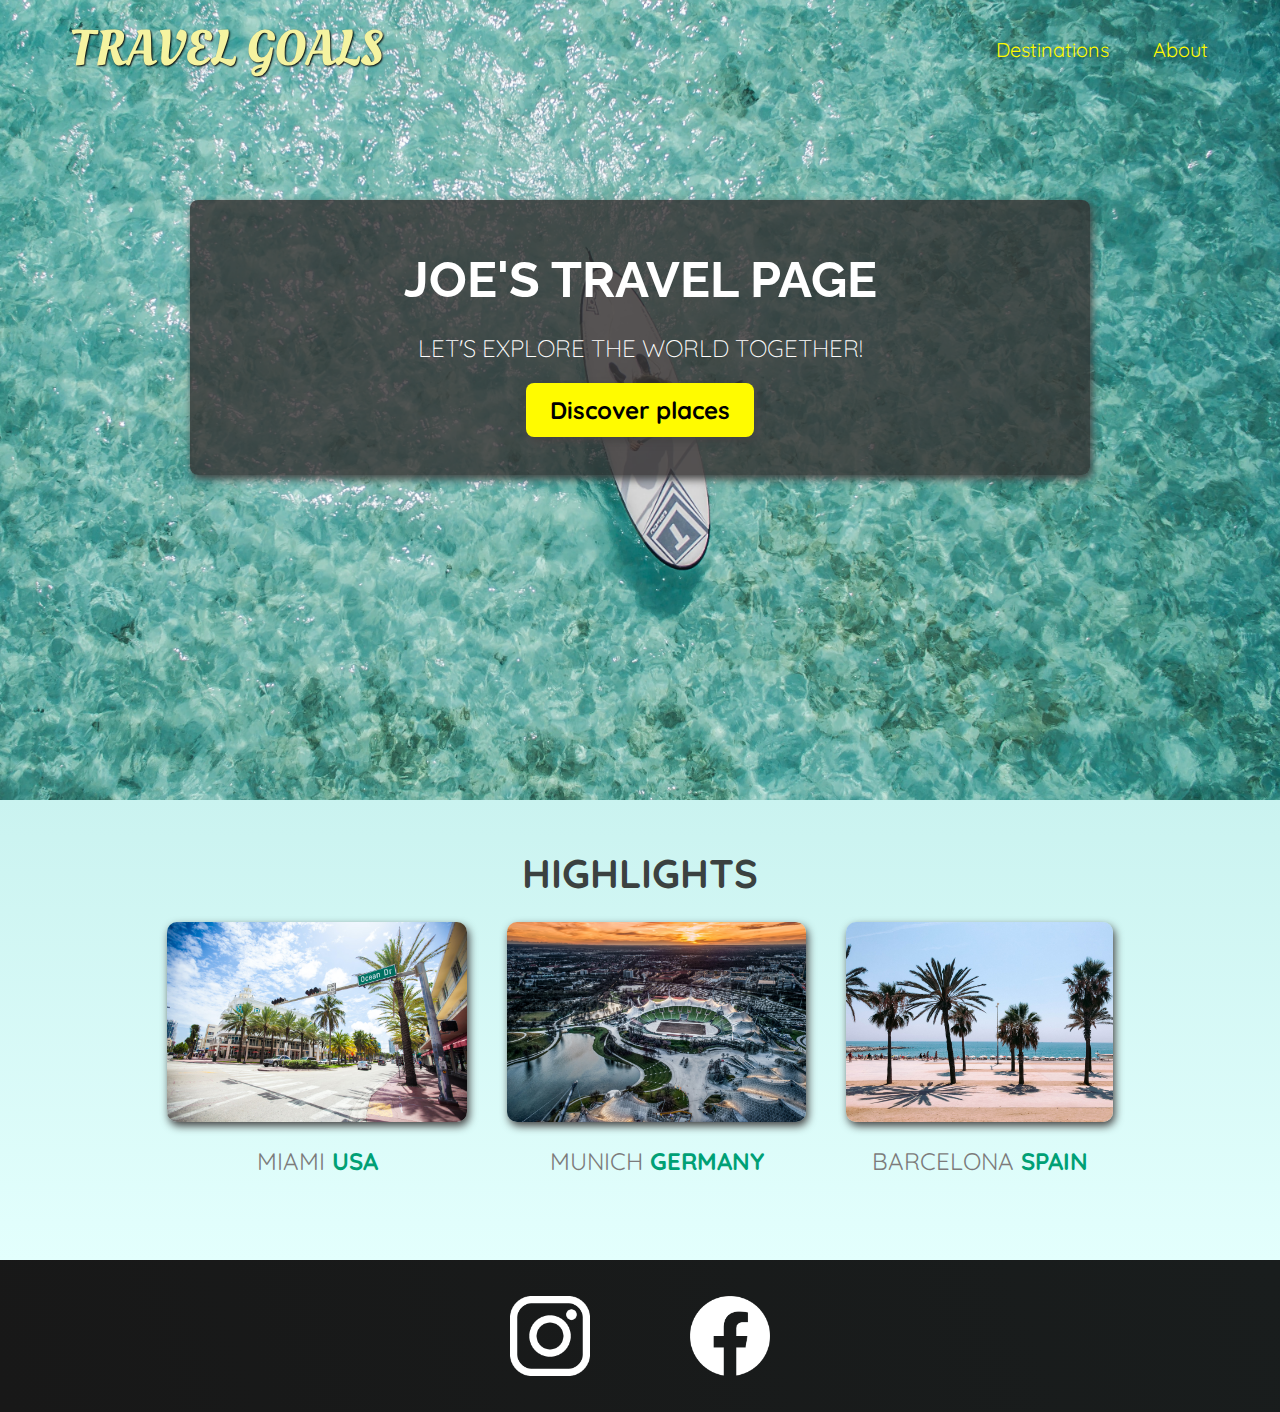
<file: index.html>
<!DOCTYPE html>

<html lang="en">

    <head>
        <meta charset="UTF-8">
        <link
            href="https://fonts.googleapis.com/css2?family=Raleway:wght@700&family=Oleo+Script:wght@700&family=Quicksand:wght@300;500;700&display=swap"
            rel="stylesheet"
        />
        <link rel="stylesheet" href="shared.css">
        <link rel="stylesheet" href="styles.css">
        <title>Travel Goals</title>
    </head>

    <body>
        <header>

            <div id="page-logo">
                <a href="/index.html">Travel Goals</a>
            </div>

            <nav>
                <ul>
                    <li><a href="/places.html">Destinations</a></li>
                    <li><a href="">About</a></li>
                </ul>
            </nav>
            
        </header>

        <main>

            <section id="hero">

                <div id="hero-content">
                    <h1>Joe's Travel Page</h1>
                    <p>Let's explore the world together!</p>
                    <a href="/places.html">Discover places</a>
                </div>

            </section>

            <section id="highlights">

                <h2>Highlights</h2>
                <ul id="destinations">
                    <li class="destination">
                        <img src="/images/places/miami.jpg" alt="Miami streets on sunny day">
                        <p>Miami <strong>USA</strong></p>
                    </li>
                    <li class="destination">
                        <img src="/images/places/munich.jpg" alt="Munich stadium in winter">
                        <p>Munich <strong>Germany</strong></p>
                    </li>
                    <li class="destination">
                        <img src="/images/places/barcelona.jpg" alt="Palm beach in Barcelona">
                        <p>Barcelona <strong>Spain</strong></p>
                    </li>
                </ul>

            </section>

        </main>

        <footer>
            <ul>
                <li>
                    <a href="https://www.instagram.com">
                        <img src="/images/icons/insta.png" alt="Instagram logo">
                    </a>
                </li>
                <li>
                    <a href="https://www.facebook.com">
                        <img src="/images/icons/facebook.png" alt="Facebook logo">
                    </a>
                </li>
            </ul>
        </footer>
    </body>

</html>
</file>
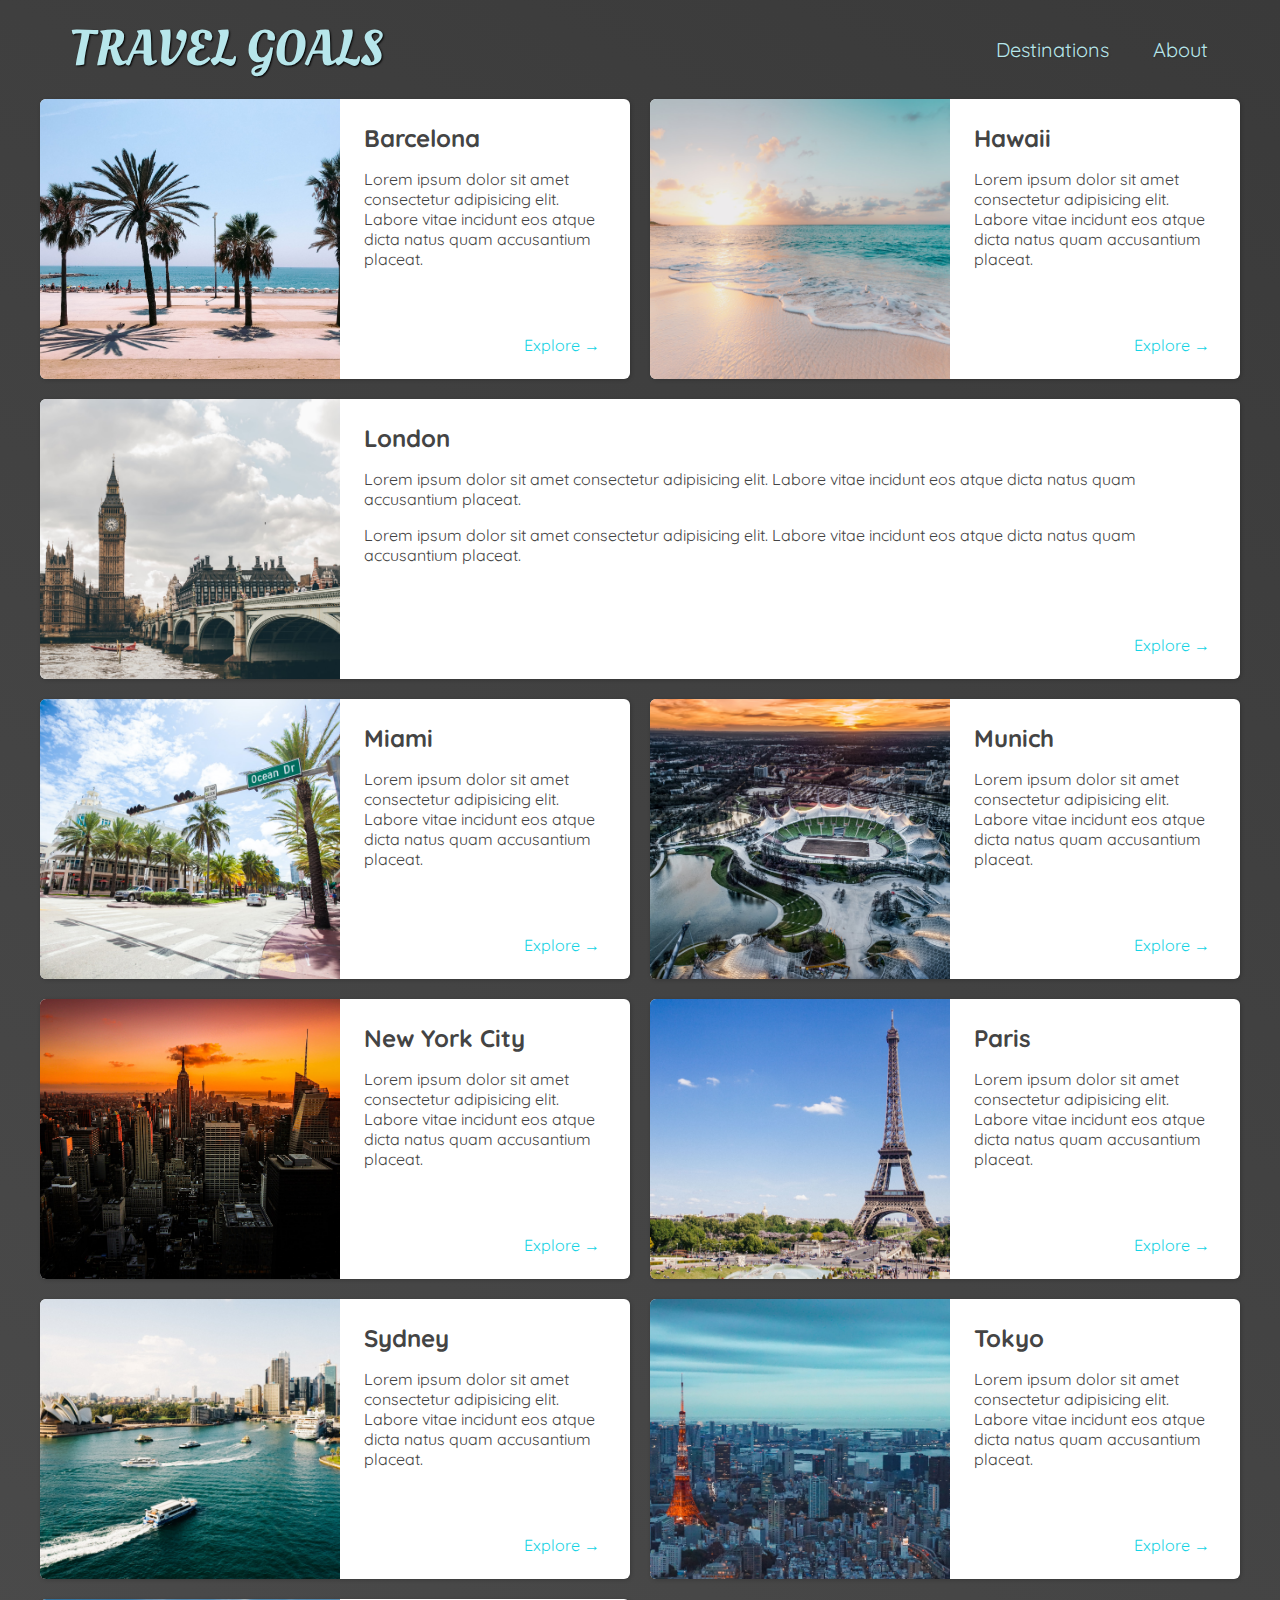
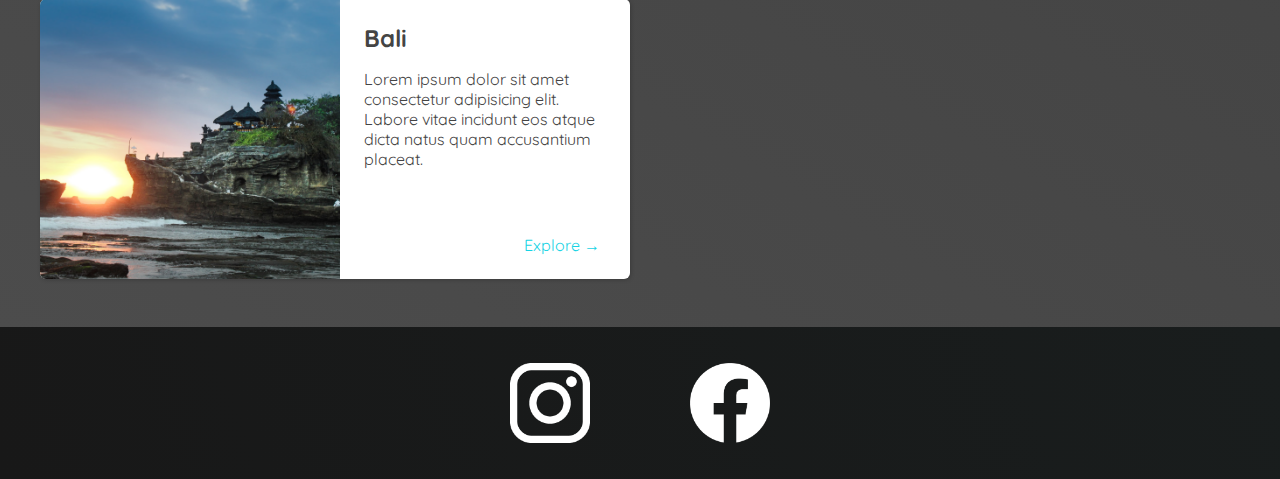
<file: places.html>
<!DOCTYPE html>

<html lang="en">

    <head>
        <meta charset="UTF-8">
        <link
            href="https://fonts.googleapis.com/css2?family=Raleway:wght@700&family=Oleo+Script:wght@700&family=Quicksand:wght@300;500;700&display=swap"
            rel="stylesheet"
        />
        <link rel="stylesheet" href="shared.css">
        <link rel="stylesheet" href="places.css">
        <title>Travel Goals</title>
    </head>

    <body>
        <header>

            <div id="page-logo">
                <a href="/index.html">Travel Goals</a>
            </div>

            <nav>
                <ul>
                    <li><a href="/places.html">Destinations</a></li>
                    <li><a href="">About</a></li>
                </ul>
            </nav>
            
        </header>

        <main>
            <ul>
                <li>
                    <img src="images/places/barcelona.jpg" alt="City of Barcelona" />
                    <div class="item-content">
                        <div>
                            <h2>Barcelona</h2>
                            <p>
                                Lorem ipsum dolor sit amet consectetur adipisicing elit. Labore
                                vitae incidunt eos atque dicta natus quam accusantium placeat.
                            </p>
                        </div>
                        <div class="actions">
                            <a href="https://en.wikipedia.org/wiki/Barcelona">Explore &#x2192</a>
                        </div>
                    </div>
                </li>
                <li>
                    <img src="images/places/hawaii.jpg" alt="Hawaii beach" />
                    <div class="item-content">
                        <div>
                            <h2>Hawaii</h2>
                            <p>
                                Lorem ipsum dolor sit amet consectetur adipisicing elit. Labore
                                vitae incidunt eos atque dicta natus quam accusantium placeat.
                            </p>
                        </div>
                        <div class="actions">
                            <a href="hhttps://en.wikipedia.org/wiki/Hawaii">Explore &#x2192</a>
                        </div>
                    </div>
                </li>
                <li>
                    <img src="images/places/london.jpg" alt="London city" />
                    <div class="item-content">
                        <div>
                            <h2>London</h2>
                            <p>
                                Lorem ipsum dolor sit amet consectetur adipisicing elit. Labore
                                vitae incidunt eos atque dicta natus quam accusantium placeat.
                            </p>
                            <p>
                                Lorem ipsum dolor sit amet consectetur adipisicing elit. Labore
                                vitae incidunt eos atque dicta natus quam accusantium placeat.
                            </p>
                        </div>
                        <div class="actions">
                            <a href="https://en.wikipedia.org/wiki/London">Explore &#x2192</a>
                        </div>
                    </div>
                </li>
                <li>
                    <img src="images/places/miami.jpg" alt="Miami streets" />
                    <div class="item-content">
                        <div>
                            <h2>Miami</h2>
                            <p>
                                Lorem ipsum dolor sit amet consectetur adipisicing elit. Labore
                                vitae incidunt eos atque dicta natus quam accusantium placeat.
                            </p>
                        </div>
                        <div class="actions">
                            <a href="https://en.wikipedia.org/wiki/Miami">Explore &#x2192</a>
                        </div>
                    </div>
                </li>
                <li>
                    <img src="images/places/munich.jpg" alt="Munich football stadium" />
                    <div class="item-content">
                        <div>
                            <h2>Munich</h2>
                            <p>
                                Lorem ipsum dolor sit amet consectetur adipisicing elit. Labore
                                vitae incidunt eos atque dicta natus quam accusantium placeat.
                            </p>
                        </div>
                        <div class="actions">
                            <a href="https://en.wikipedia.org/wiki/Munich">Explore &#x2192</a>
                        </div>
                    </div>
                </li>
                <li>
                    <img src="images/places/new-york-city.jpg" alt="New York City skyline" />
                    <div class="item-content">
                        <div>
                            <h2>New York City</h2>
                            <p>
                                Lorem ipsum dolor sit amet consectetur adipisicing elit. Labore
                                vitae incidunt eos atque dicta natus quam accusantium placeat.
                            </p>
                        </div>
                        <div class="actions">
                            <a href="https://en.wikipedia.org/wiki/New_York_City">Explore &#x2192</a>
                        </div>
                    </div>
                </li>
                <li>
                    <img src="images/places/paris.jpg" alt="Paris city" />
                    <div class="item-content">
                        <div>
                            <h2>Paris</h2>
                            <p>
                                Lorem ipsum dolor sit amet consectetur adipisicing elit. Labore
                                vitae incidunt eos atque dicta natus quam accusantium placeat.
                            </p>
                        </div>
                        <div class="actions">
                            <a href="https://en.wikipedia.org/wiki/Paris">Explore &#x2192</a>
                        </div>
                    </div>
                </li>
                <li>
                    <img src="images/places/sydney.jpg" alt="Sydney beach" />
                    <div class="item-content">
                        <div>
                            <h2>Sydney</h2>
                            <p>
                                Lorem ipsum dolor sit amet consectetur adipisicing elit. Labore
                                vitae incidunt eos atque dicta natus quam accusantium placeat.
                            </p>
                        </div>
                        <div class="actions">
                            <a href="https://en.wikipedia.org/wiki/Sydney">Explore &#x2192</a>
                        </div>
                    </div>
                </li>
                <li>
                    <img src="images/places/tokyo.jpg" alt="Tokyo skyline" />
                    <div class="item-content">
                        <div>
                            <h2>Tokyo</h2>
                            <p>
                                Lorem ipsum dolor sit amet consectetur adipisicing elit. Labore
                                vitae incidunt eos atque dicta natus quam accusantium placeat.
                            </p>
                        </div>
                        <div class="actions">
                            <a href="https://en.wikipedia.org/wiki/Tokyo">Explore &#x2192</a>
                        </div>
                    </div>
                </li>
                <li>
                    <img src="images/places/bali.jpg" alt="Bali beach" />
                    <div class="item-content">
                        <div>
                            <h2>Bali</h2>
                            <p>
                                Lorem ipsum dolor sit amet consectetur adipisicing elit. Labore
                                vitae incidunt eos atque dicta natus quam accusantium placeat.
                            </p>
                        </div>
                        <div class="actions">
                            <a href="https://en.wikipedia.org/wiki/Bali">Explore &#x2192</a>
                        </div>
                    </div>
                </li>
            </ul>
        </main>

        <footer>
            <ul>
                <li>
                    <a href="https://www.instagram.com">
                        <img src="/images/icons/insta.png" alt="Instagram logo">
                    </a>
                </li>
                <li>
                    <a href="https://www.facebook.com">
                        <img src="/images/icons/facebook.png" alt="Facebook logo">
                    </a>
                </li>
            </ul>
        </footer>
    </body>

</html>
</file>
<file: shared.css>
body {
    font-family: "Quicksand", sans-serif;
    margin: 0;
}

ul {
    list-style: none;
    margin: 0;
    padding: 0;
}

header {
    display: flex;
    justify-content: space-between;
    align-items: center;
    padding: 15px 60px;
    position: absolute;
    width: 100%;
    top: 0;
    left: 0;
    box-sizing: border-box;
}

#page-logo a {
    padding: 10px;
    font-family: "Oleo Script", sans-serif;
    color: rgb(245, 243, 160);
    font-size: 50px;
    text-decoration: none;
    text-transform: uppercase;
    text-shadow: 1px 1px 2px rgb(0, 0, 0);
}

header ul {
    display: flex;
}

header li {
    margin-left: 20px;
}

header a {
    color: rgb(255, 251, 0);
    text-decoration: none;
    font-size: 20px;
    padding: 12px;
    text-shadow: 1px 1px 2px rgba(0, 0, 0, 0.2);
    border-radius: 6px;
}

header nav a:hover {
    color: rgb(77, 77, 77);
    background-color: rgb(255, 251, 0);
}

footer {
    background: linear-gradient(70deg, rgb(24, 24, 24), rgb(25, 29, 29));
    padding: 36px 0;
}

footer ul {
    display: flex;
    justify-content: center;
    /* padding: 40px; */
}

footer li {
    width: 80px;
    height: 80px;
    margin: 0 50px;
}

footer img {
    width: 100%;
    height: 100%;
}
</file>
<file: styles.css>
#hero {
    height: 800px;
    background-image: url("/images/places/ocean.jpeg");
    background-position: center;
    background-size: cover;
}

#hero-content {
    width: 900px;
    background-color: rgba(51, 47, 47, 0.8);
    box-shadow: 2px 4px 8px rgb(68, 67, 67);
    border-radius: 8px;
    text-align: center;
    padding: 50px 0;
    margin: 0 auto;
    position: relative;
    top: 200px;
}

#hero-content h1 {
    color: white;
    text-transform: uppercase;
    font-size: 50px;
    font-family: "Raleway", sans-serif;
    margin: 0;
}

#hero-content p {
    color: white;
    text-transform: uppercase;
    font-size: 24px;
    font-weight: 300;
    margin-bottom: 32px;
}

#hero-content a {
    text-decoration: none;
    background-color: rgb(255, 251, 0);
    padding: 12px 24px;
    color: black;
    font-size: 24px;
    font-weight: bold;
    border-radius: 8px;
    box-shadow: 2px 4px 8px rgb(68, 67, 67);
}

#hero-content a:hover {
    background-color: rgb(255, 238, 0);
}

#highlights {
    padding: 24px;
    background: linear-gradient(0deg, rgb(227, 255, 253), rgb(202, 243, 240));
}

#highlights h2 {
    text-transform: uppercase;
    text-align: center;
    font-size: 40px;
    color: rgb(59, 65, 64);
    margin: 24px 0;
}

#destinations {
    display: flex;
    width: 90%;
    margin: auto;
    margin-bottom: 40px;
    justify-content: center;
}

.destination {
    margin: 0 20px;
    text-transform: uppercase;
}

.destination p {
    text-align: center;
    font-size: 24px;
    color: rgb(124, 123, 123);
    margin: 20px 0;
}

.destination img {
    height: 200px;
    width: 100%;
    box-shadow: 2px 4px 8px rgb(68, 67, 67);
    border-radius: 10px;
    object-fit: cover;
}

.destination strong {
    color: rgb(0, 160, 117);
}
</file>
<file: places.css>
body {
    background: linear-gradient(30deg, rgb(77, 77, 77), rgb(58, 58, 58));
    color: rgb(68, 68, 68);
}

#page-logo a {
    color: rgb(183, 230, 235);
}

header {
    position: static;
}

header a {
    color: rgb(183, 230, 235);
}

header nav a:hover {
    background-color: rgb(183, 230, 235);
    color: rgb(59, 59, 59);
}

main ul {
    width: 1200px;
    margin: 0 auto 48px auto;
    display: grid;
    grid-template-columns: 1fr 1fr;
    gap: 20px 20px;
}

li:nth-of-type(3) {
    grid-column: 1 / span 2;
}

main li {
    display: flex;
    background-color: white;
    box-shadow: 1px 1px 4px rgba(0, 0, 0, 0.2);
    border-radius: 6px;
    overflow: hidden;
}

main li img {
    width: 300px;
    height: 280px;
    object-fit: cover;
}

.item-content {
    padding: 24px;
    display: flex;
    flex-direction: column;
    justify-content: space-between;
}

.item-content h2 {
    margin: 0;
}

.actions {
    text-align: right;
}

.actions a {
    text-decoration: none;
    padding: 6px;
    color: rgb(22, 211, 228);
    border-radius: 5px;
}

.actions a:hover {
    background-color: rgb(235, 253, 255);
}
</file>
